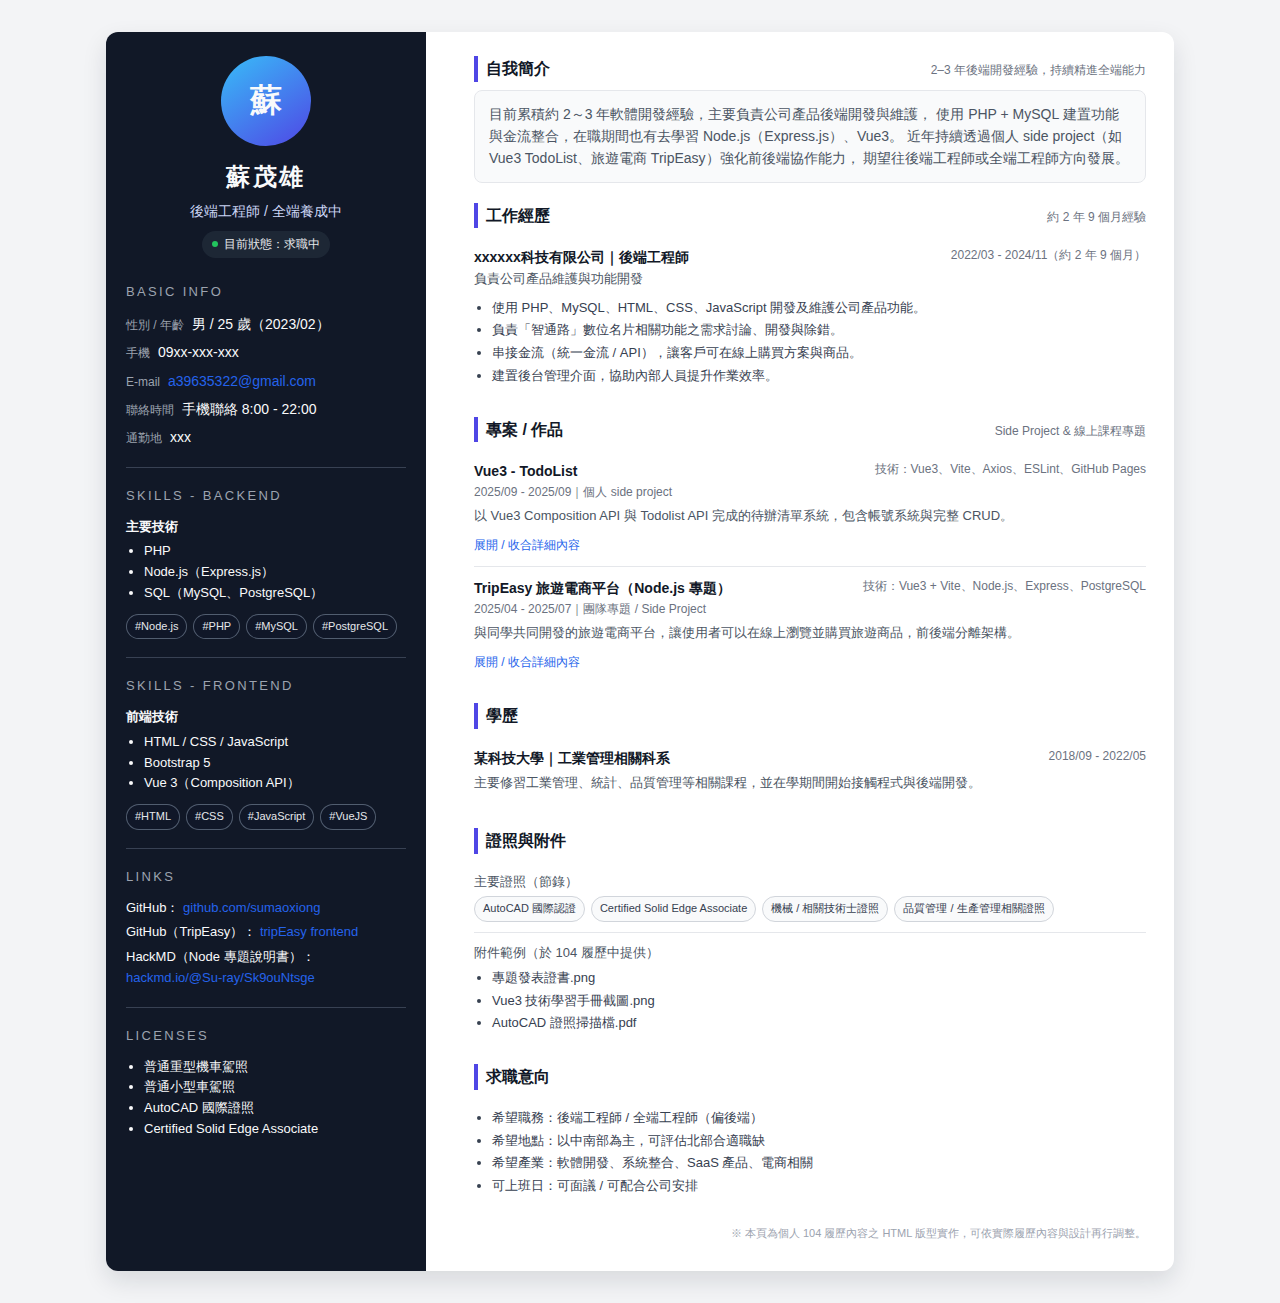
<file: general-resume-review/index.html>
<!DOCTYPE html>
<html lang="zh-Hant">

<head>
    <meta charset="UTF-8">
    <meta name="viewport" content="width=device-width, initial-scale=1.0">
    <link rel="stylesheet" href="reset.css">
    <link rel="stylesheet" href="style.css">
    <title>蘇茂雄｜履歷</title>
    <style>

    </style>
</head>

<body>
    <div class="page">
        <div class="resume">
            <!-- Sidebar 左側個人資料 -->
            <aside class="sidebar">
                <div class="profile-header">
                    <div class="avatar">蘇</div>
                    <div class="name">蘇茂雄</div>
                    <div class="title">後端工程師 / 全端養成中</div>
                    <div class="badge">
                        <span class="badge-dot"></span>
                        <span>目前狀態：求職中</span>
                    </div>
                </div>

                <section class="side-section">
                    <h2 class="side-title">BASIC INFO</h2>
                    <ul class="info-list">
                        <li class="info-item">
                            <span class="info-label">性別 / 年齡</span> 男 / 25 歲（2023/02）
                        </li>
                        <li class="info-item">
                            <span class="info-label">手機</span> 09xx-xxx-xxx
                        </li>
                        <li class="info-item">
                            <span class="info-label">E-mail</span>
                            <a href="mailto:a39635322@gmail.com">a39635322@gmail.com</a>
                        </li>
                        <li class="info-item">
                            <span class="info-label">聯絡時間</span> 手機聯絡 8:00 - 22:00
                        </li>
                        <li class="info-item">
                            <span class="info-label">通勤地</span> xxx
                        </li>
                    </ul>
                </section>

                <section class="side-section">
                    <h2 class="side-title">SKILLS - BACKEND</h2>
                    <div class="skill-group">
                        <div class="skill-group-title">主要技術</div>
                        <ul class="skill-list">
                            <li>PHP</li>
                            <li>Node.js（Express.js）</li>
                            <li>SQL（MySQL、PostgreSQL）</li>
                        </ul>
                    </div>
                    <div class="tag-list">
                        <span class="tag">#Node.js</span>
                        <span class="tag">#PHP</span>
                        <span class="tag">#MySQL</span>
                        <span class="tag">#PostgreSQL</span>
                    </div>
                </section>

                <section class="side-section">
                    <h2 class="side-title">SKILLS - FRONTEND</h2>
                    <div class="skill-group">
                        <div class="skill-group-title">前端技術</div>
                        <ul class="skill-list">
                            <li>HTML / CSS / JavaScript</li>
                            <li>Bootstrap 5</li>
                            <li>Vue 3（Composition API）</li>
                        </ul>
                    </div>
                    <div class="tag-list">
                        <span class="tag">#HTML</span>
                        <span class="tag">#CSS</span>
                        <span class="tag">#JavaScript</span>
                        <span class="tag">#VueJS</span>
                    </div>
                </section>

                <section class="side-section">
                    <h2 class="side-title">LINKS</h2>
                    <ul class="link-list">
                        <li>
                            GitHub：
                            <a href="https://github.com/sumaoxiong" target="_blank">github.com/sumaoxiong</a>
                        </li>
                        <li>
                            GitHub（TripEasy）：
                            <a href="https://github.com/tripEasyCompany/frontend/tree/feature/asu" target="_blank">
                                tripEasy frontend
                            </a>
                        </li>
                        <li>
                            HackMD（Node 專題說明書）：
                            <a href="https://hackmd.io/@Su-ray/Sk9ouNtsge" target="_blank">
                                hackmd.io/@Su-ray/Sk9ouNtsge
                            </a>
                        </li>
                    </ul>
                </section>

                <section class="side-section">
                    <h2 class="side-title">LICENSES</h2>
                    <ul class="skill-list">
                        <li>普通重型機車駕照</li>
                        <li>普通小型車駕照</li>
                        <li>AutoCAD 國際證照</li>
                        <li>Certified Solid Edge Associate</li>
                        <!-- TODO：其他技術士證照可自行補上完整名稱 -->
                    </ul>
                </section>
            </aside>

            <!-- Main 右側內容 -->
            <main class="main">
                <!-- 簡介 -->
                <section class="section">
                    <div class="section-header">
                        <h2 class="section-title">自我簡介</h2>
                        <span class="section-sub">2–3 年後端開發經驗，持續精進全端能力</span>
                    </div>
                    <div class="summary">
                        目前累積約 2～3 年軟體開發經驗，主要負責公司產品後端開發與維護，
                        使用 PHP + MySQL 建置功能與金流整合，在職期間也有去學習 Node.js（Express.js）、Vue3。
                        近年持續透過個人 side project（如 Vue3 TodoList、旅遊電商 TripEasy）強化前後端協作能力，
                        期望往後端工程師或全端工程師方向發展。
                    </div>
                </section>

                <!-- 工作經歷 -->
                <section class="section">
                    <div class="section-header">
                        <h2 class="section-title">工作經歷</h2>
                        <span class="section-sub">約 2 年 9 個月經驗</span>
                    </div>

                    <div class="item">
                        <div class="item-header">
                            <div>
                                <div class="item-title">xxxxxx科技有限公司｜後端工程師</div>
                                <div class="item-subtitle">負責公司產品維護與功能開發</div>
                            </div>
                            <div class="item-meta">2022/03 - 2024/11（約 2 年 9 個月）</div>
                        </div>
                        <ul class="item-list">
                            <li>使用 PHP、MySQL、HTML、CSS、JavaScript 開發及維護公司產品功能。</li>
                            <li>負責「智通路」數位名片相關功能之需求討論、開發與除錯。</li>
                            <li>串接金流（統一金流 / API），讓客戶可在線上購買方案與商品。</li>
                            <li>建置後台管理介面，協助內部人員提升作業效率。</li>
                        </ul>
                    </div>
                </section>

                <!-- 專案經歷 -->
                <section class="section">
                    <div class="section-header">
                        <h2 class="section-title">專案 / 作品</h2>
                        <span class="section-sub">Side Project & 線上課程專題</span>
                    </div>

                    <!-- Vue3 TodoList -->
                    <article class="project">
                        <div class="project-header">
                            <div>
                                <div class="project-title">Vue3 - TodoList</div>
                                <div class="project-meta">2025/09 - 2025/09｜個人 side project</div>
                            </div>
                            <div class="project-meta">技術：Vue3、Vite、Axios、ESLint、GitHub Pages</div>
                        </div>
                        <p class="project-tagline">
                            以 Vue3 Composition API 與 Todolist API 完成的待辦清單系統，包含帳號系統與完整 CRUD。
                        </p>
                        <button class="toggle-btn" data-toggle="project">
                            展開 / 收合詳細內容
                        </button>
                        <div class="project-body is-collapsed">
                            <ul class="item-list">
                                <li>會員系統：支援註冊、登入、登出流程，並處理表單驗證與錯誤訊息顯示。</li>
                                <li>待辦事項管理：可新增、編輯、刪除待辦事項，支援切換完成 / 未完成狀態。</li>
                                <li>資料持久化：透過 API 串接，確保重新整理頁面後資料依然存在。</li>
                                <li>例外處理：處理未輸入內容、空白項目等情況，提供友善提示。</li>
                            </ul>
                            <div class="project-links">
                                GitHub：
                                <a href="https://github.com/sumaoxiong/vue3-Todolist-API" target="_blank">
                                    github.com/sumaoxiong/vue3-Todolist-API
                                </a>
                            </div>
                        </div>
                    </article>

                    <!-- TripEasy 旅遊電商 -->
                    <article class="project">
                        <div class="project-header">
                            <div>
                                <div class="project-title">TripEasy 旅遊電商平台（Node.js 專題）</div>
                                <div class="project-meta">2025/04 - 2025/07｜團隊專題 / Side Project</div>
                            </div>
                            <div class="project-meta">技術：Vue3 + Vite、Node.js、Express、PostgreSQL</div>
                        </div>
                        <p class="project-tagline">
                            與同學共同開發的旅遊電商平台，讓使用者可以在線上瀏覽並購買旅遊商品，前後端分離架構。
                        </p>
                        <button class="toggle-btn" data-toggle="project">
                            展開 / 收合詳細內容
                        </button>
                        <div class="project-body is-collapsed">
                            <ul class="item-list">
                                <li>前端以 Vue3 + Vite 開發頁面，實作商品列表、篩選與詳細頁等功能。</li>
                                <li>後端使用 Node.js + Express + PostgreSQL 規劃 API 結構與資料表設計。</li>
                                <li>採用前後端分離模式，預留與金流、會員系統整合的空間。</li>
                                <li>目前部分 API 仍在調整中，先以 GitHub Pages 部署前端頁面展示切版與流程。</li>
                            </ul>
                            <div class="project-links">
                                GitHub（前端分支）：
                                <a href="https://github.com/tripEasyCompany/frontend/tree/feature/asu" target="_blank">
                                    tripEasyCompany / frontend / feature/asu
                                </a>
                            </div>
                        </div>
                    </article>
                </section>

                <!-- 學歷 -->
                <section class="section">
                    <div class="section-header">
                        <h2 class="section-title">學歷</h2>
                    </div>
                    <div class="item">
                        <div class="item-header">
                            <div class="item-title">某科技大學｜工業管理相關科系</div>
                            <div class="item-meta">2018/09 - 2022/05</div>
                        </div>
                        <div class="item-subtitle">
                            主要修習工業管理、統計、品質管理等相關課程，並在學期間開始接觸程式與後端開發。
                        </div>
                    </div>
                </section>

                <!-- 證照 / 附件 -->
                <section class="section">
                    <div class="section-header">
                        <h2 class="section-title">證照與附件</h2>
                    </div>
                    <div class="item">
                        <div class="item-subtitle">主要證照（節錄）</div>
                        <div class="chip-row">
                            <span class="chip">AutoCAD 國際認證</span>
                            <span class="chip">Certified Solid Edge Associate</span>
                            <span class="chip">機械 / 相關技術士證照</span>
                            <span class="chip">品質管理 / 生產管理相關證照</span>
                        </div>
                    </div>
                    <div class="item">
                        <div class="item-subtitle">附件範例（於 104 履歷中提供）</div>
                        <ul class="item-list">
                            <li>專題發表證書.png</li>
                            <li>Vue3 技術學習手冊截圖.png</li>
                            <li>AutoCAD 證照掃描檔.pdf</li>
                        </ul>
                    </div>
                </section>

                <!-- 求職意向 -->
                <section class="section">
                    <div class="section-header">
                        <h2 class="section-title">求職意向</h2>
                    </div>
                    <div class="item">
                        <ul class="item-list">
                            <li>希望職務：後端工程師 / 全端工程師（偏後端）</li>
                            <li>希望地點：以中南部為主，可評估北部合適職缺</li>
                            <li>希望產業：軟體開發、系統整合、SaaS 產品、電商相關</li>
                            <li>可上班日：可面議 / 可配合公司安排</li>
                        </ul>
                    </div>
                </section>

                <div class="footer-note">
                    ※ 本頁為個人 104 履歷內容之 HTML 版型實作，可依實際履歷內容與設計再行調整。
                </div>
            </main>
        </div>
    </div>

    <script>
        // 簡單的「展開 / 收合」專案內容
        document.querySelectorAll('.toggle-btn[data-toggle="project"]').forEach(function (btn) {
            btn.addEventListener('click', function () {
                var body = btn.nextElementSibling;
                if (!body) return;

                var isCollapsed = body.classList.contains('is-collapsed');
                body.classList.toggle('is-collapsed', !isCollapsed);
            });
        });
    </script>
</body>

</html>
</file>
<file: general-resume-review/style.css>
/*  base */
* {
    box-sizing: border-box;
    margin: 0;
    padding: 0;
}

body {
    font-family: -apple-system, BlinkMacSystemFont, "Noto Sans TC", "Microsoft JhengHei", sans-serif;
    background: #f3f4f6;
    color: #111827;
    line-height: 1.6;
}

a {
    color: #2563eb;
    text-decoration: none;
}

a:hover {
    text-decoration: underline;
}

/* Layout */
.page {
    max-width: 1100px;
    margin: 32px auto;
    padding: 0 16px;
}

.resume {
    display: grid;
    grid-template-columns: 320px 1fr;
    gap: 20px;
    background: #ffffff;
    border-radius: 12px;
    box-shadow: 0 10px 25px rgba(15, 23, 42, 0.12);
    overflow: hidden;
}

.sidebar {
    background: #111827;
    color: #f9fafb;
    padding: 24px 20px;
}

.main {
    padding: 24px 28px 28px;
}

/* Sidebar: profile */
.profile-header {
    text-align: center;
    margin-bottom: 24px;
}

.avatar {
    width: 90px;
    height: 90px;
    border-radius: 999px;
    background: linear-gradient(145deg, #38bdf8, #4f46e5);
    display: flex;
    align-items: center;
    justify-content: center;
    font-size: 32px;
    font-weight: 700;
    color: #f9fafb;
    margin: 0 auto 12px;
}

.name {
    font-size: 24px;
    font-weight: 700;
    letter-spacing: 0.1em;
    margin-bottom: 4px;
}

.title {
    font-size: 14px;
    color: #cbd5f5;
}

.badge {
    display: inline-flex;
    align-items: center;
    gap: 6px;
    padding: 4px 10px;
    border-radius: 999px;
    background: rgba(31, 41, 55, 0.9);
    color: #e5e7eb;
    font-size: 12px;
    margin-top: 8px;
}

.badge-dot {
    width: 6px;
    height: 6px;
    border-radius: 999px;
    background: #22c55e;
}

/* Sidebar sections */
.side-section+.side-section {
    margin-top: 18px;
    border-top: 1px solid rgba(148, 163, 184, 0.3);
    padding-top: 18px;
}

.side-title {
    font-size: 13px;
    letter-spacing: 0.18em;
    text-transform: uppercase;
    color: #9ca3af;
    margin-bottom: 10px;
}

.info-list {
    list-style: none;
    font-size: 14px;
}

.info-item+.info-item {
    margin-top: 6px;
}

.info-label {
    color: #9ca3af;
    font-size: 12px;
    margin-right: 4px;
}

.tag-list {
    display: flex;
    flex-wrap: wrap;
    gap: 6px;
}

.tag {
    font-size: 11px;
    padding: 3px 8px;
    border-radius: 999px;
    background: rgba(15, 23, 42, 0.7);
    border: 1px solid rgba(148, 163, 184, 0.5);
    color: #e5e7eb;
}

.skill-group {
    margin-bottom: 10px;
}

.skill-group-title {
    font-size: 13px;
    font-weight: 600;
    margin-bottom: 4px;
}

.skill-list {
    list-style: disc;
    padding-left: 18px;
    font-size: 13px;
}

.link-list {
    list-style: none;
    font-size: 13px;
}

.link-list li+li {
    margin-top: 4px;
}

/* Main content */
.section+.section {
    margin-top: 20px;
}

.section-header {
    display: flex;
    align-items: baseline;
    justify-content: space-between;
    gap: 8px;
    margin-bottom: 8px;
}

.section-title {
    font-size: 16px;
    font-weight: 700;
    color: #111827;
    border-left: 4px solid #4f46e5;
    padding-left: 8px;
}

.section-sub {
    font-size: 12px;
    color: #6b7280;
}

.summary {
    font-size: 14px;
    color: #4b5563;
    background: #f9fafb;
    border-radius: 8px;
    padding: 12px 14px;
    border: 1px solid #e5e7eb;
}

/* Timeline blocks */
.item {
    padding: 10px 0;
}

.item+.item {
    border-top: 1px solid #e5e7eb;
}

.item-header {
    display: flex;
    justify-content: space-between;
    gap: 8px;
    margin-bottom: 4px;
}

.item-title {
    font-weight: 600;
    font-size: 14px;
    color: #111827;
}

.item-meta {
    font-size: 12px;
    color: #6b7280;
}

.item-subtitle {
    font-size: 13px;
    color: #4b5563;
    margin-bottom: 4px;
}

.item-list {
    list-style: disc;
    padding-left: 18px;
    font-size: 13px;
    color: #374151;
}

.item-list li+li {
    margin-top: 2px;
}

/* Projects */
.project {
    padding: 10px 0;
}

.project+.project {
    border-top: 1px solid #e5e7eb;
}

.project-header {
    display: flex;
    justify-content: space-between;
    gap: 8px;
    margin-bottom: 4px;
}

.project-title {
    font-weight: 600;
    font-size: 14px;
    color: #111827;
}

.project-meta {
    font-size: 12px;
    color: #6b7280;
}

.project-tagline {
    font-size: 13px;
    color: #4b5563;
    margin-bottom: 4px;
}

.project-links {
    font-size: 12px;
    margin-top: 4px;
}

/* Certificates & preferences */
.chip-row {
    display: flex;
    flex-wrap: wrap;
    gap: 6px;
    margin-top: 4px;
}

.chip {
    padding: 3px 8px;
    border-radius: 999px;
    font-size: 11px;
    border: 1px solid #d1d5db;
    background: #f9fafb;
    color: #374151;
}

/* Footer note */
.footer-note {
    margin-top: 18px;
    font-size: 11px;
    color: #9ca3af;
    text-align: right;
}

/* Simple JS toggle target */
.project-body {
    font-size: 13px;
    color: #374151;
    margin-top: 4px;
}

.project-body.is-collapsed {
    display: none;
}

.toggle-btn {
    border: none;
    background: none;
    color: #2563eb;
    font-size: 12px;
    cursor: pointer;
    padding: 0;
    margin-top: 2px;
}

.toggle-btn:hover {
    text-decoration: underline;
}

/* Responsive */
@media (max-width: 900px) {
    .resume {
        grid-template-columns: 1fr;
    }

    .sidebar {
        border-right: none;
    }
}

@media (max-width: 600px) {
    .main {
        padding: 18px 16px 20px;
    }

    .page {
        margin: 16px auto;
    }
}
</file>
